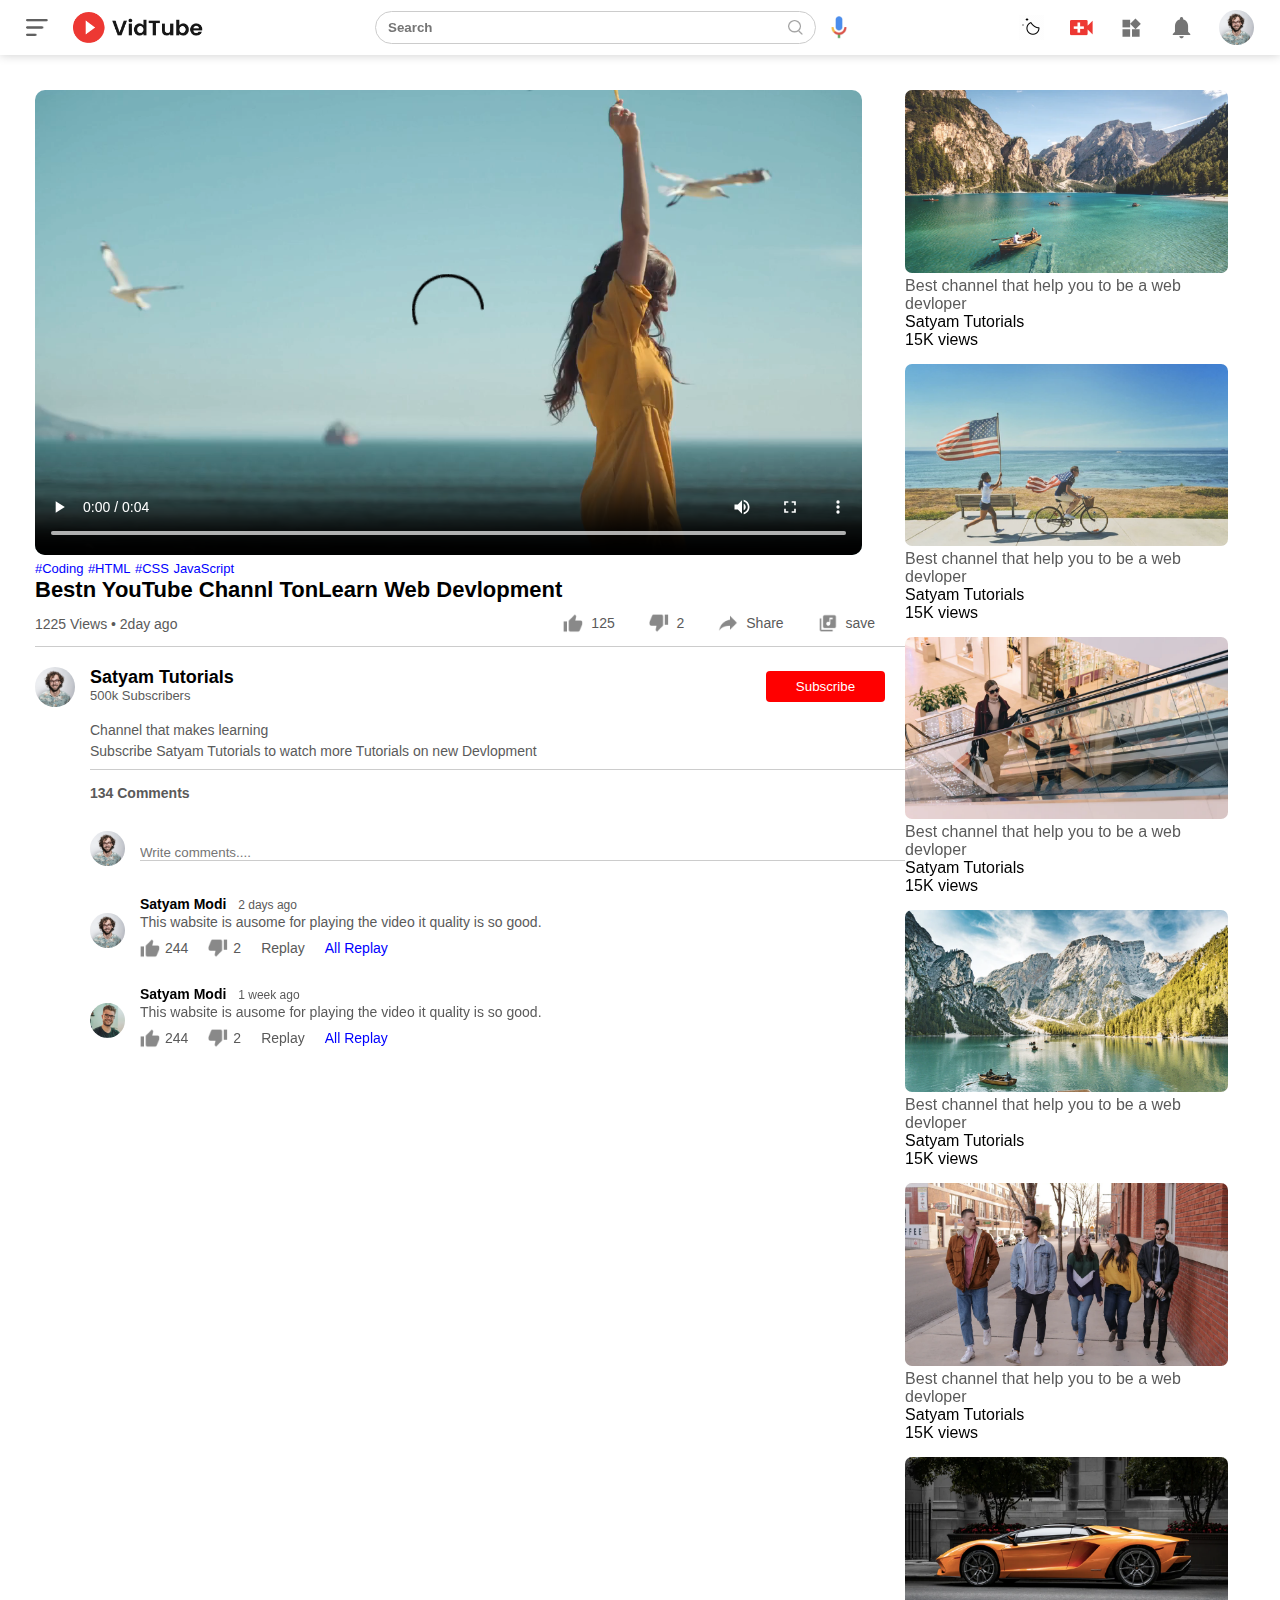
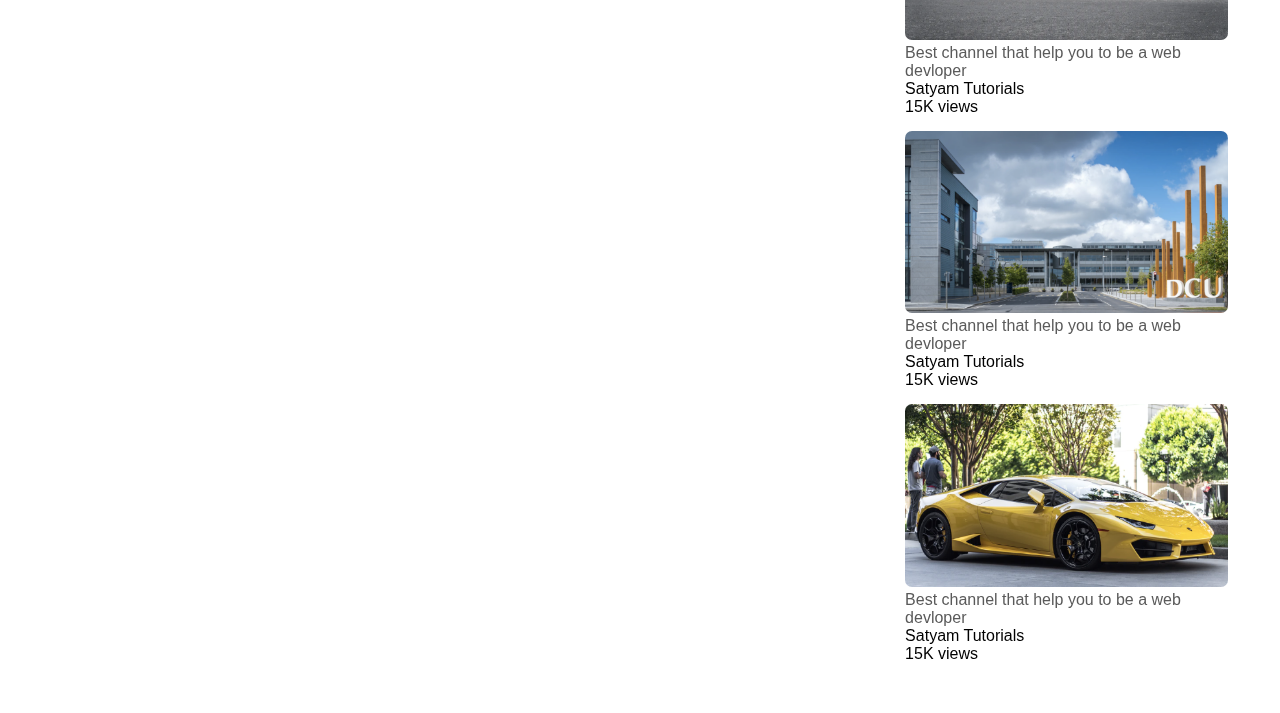
<file: play-video.html>
<!DOCTYPE html>
<html lang="en">

<head>
    <meta charset="UTF-8">
    <meta http-equiv="X-UA-Compatible" content="IE=edge">
    <meta name="viewport" content="width=device-width, initial-scale=1.0">
    <title>Play Video</title>
    <link rel="stylesheet" href="download-video.css">
</head>

<body>
    <nav>
        <div class="nav-left flex-div">
            <img src="./image/menu.png" class="menu-icon">
            <img src="./image/logo.png" class="logo">
        </div>
        <div class="nav-middle flex-div">
            <div class="search-box flex-div">
                <input type="text" placeholder="Search">
                <img src="./image/search.png" alt="">
            </div>
            <img src="./image/voice-search.png" class="mic-icone">
        </div>
        <div class="nav-right flex-div">
            <img src="./image/icons8-sun.gif" id="mode">
            <img src="./image/upload.png" alt="">
            <img src="./image/more.png" alt="">
            <img src="./image/notification.png" alt="">
            <img src="./image/Jack.png" class="user-icon" alt="">
        </div>
    </nav>


    <div class="container play-container">
        <div class="row">
            <div class="play-video">
                <video controls autoplay>
                    <!-- <source src="${videoId}" type="video/mp4"> -->
                    <source src="./image/video.mp4" type="video/mp4">
                </video>
                <!-- comment tag in play video page -->
                <div class="tags">
                    <a href="">#Coding</a>
                    <a href="">#HTML</a>
                    <a href="">#CSS</a>
                    <a href="">JavaScript</a>

                </div>
                <h3>Bestn YouTube Channl TonLearn Web Devlopment</h3>
                <div class="play-video-info">
                    <p>1225 Views &bull; 2day ago</p>
                    <div>
                        <a href=""><img src="./image/like.png">125</a>
                        <a href=""><img src="./image/dislike.png">2</a>
                        <a href=""><img src="./image/share.png">Share</a>
                        <a href=""><img src="./image/save.png">save</a>

                    </div>
                </div>
                <hr>
                <div class="plublisher">
                    <img src="./image/Jack.png">
                    <div>
                        <p>Satyam Tutorials</p>
                        <span>500k Subscribers</span>
                    </div>
                    <button type="button">Subscribe</button>
                </div>
                <div class="vid-description">
                    <p>Channel that makes learning</p>
                    <p>Subscribe Satyam Tutorials to watch more Tutorials on new Devlopment</p>
                    <hr>
                    <h4>134 Comments</h4>

                    <div class="add-comment">
                        <img src="./image/Jack.png">
                        <input type="text" placeholder="Write comments....">
                    </div>
                    <div class="old-comment">
                        <img src="./image/Jack.png">
                        <div>
                            <h3>Satyam Modi <span>2 days ago</span></h3>
                            <p>This wabsite is ausome for playing the video it quality is so good.</p>
                            <div class="acomment-action">
                                <img src="./image/like.png">
                                <span>244</span>
                                <img src="./image/dislike.png">
                                <span>2</span>
                                <span>Replay</span>
                                <a href="">All Replay</a>
                            </div>
                        </div>
                    </div>
                    <div class="old-comment">
                        <img src="./image/simon.png">
                        <div>
                            <h3>Satyam Modi <span>1 week ago</span></h3>
                            <p>This wabsite is ausome for playing the video it quality is so good.</p>
                            <div class="acomment-action">
                                <img src="./image/like.png">
                                <span>244</span>
                                <img src="./image/dislike.png">
                                <span>2</span>
                                <span>Replay</span>
                                <a href="">All Replay</a>
                            </div>
                        </div>
                    </div>
                </div>

            </div>

            <div class="right-sidebar">
                <div class="side-video-list">
                    <img src="./image/thumbnail1.png">
                    <div class="vid-info">
                        <a href="" class="small-thumbnail">Best channel that help you to be a web devloper</a>
                        <p>Satyam Tutorials</p>
                        <p>15K views</p>
                    </div>
                </div>
                <div class="side-video-list">
                    <img src="./image/thumbnail2.png">
                    <div class="vid-info">
                        <a href="" class="small-thumbnail">Best channel that help you to be a web devloper</a>
                        <p>Satyam Tutorials</p>
                        <p>15K views</p>
                    </div>
                </div>
                <div class="side-video-list">
                    <img src="./image/thumbnail3.png">
                    <div class="vid-info">
                        <a href="" class="small-thumbnail">Best channel that help you to be a web devloper</a>
                        <p>Satyam Tutorials</p>
                        <p>15K views</p>
                    </div>
                </div>
                <div class="side-video-list">
                    <img src="./image/thumbnail4.png">
                    <div class="vid-info">
                        <a href="" class="small-thumbnail">Best channel that help you to be a web devloper</a>
                        <p>Satyam Tutorials</p>
                        <p>15K views</p>
                    </div>
                </div>
                <div class="side-video-list">
                    <img src="./image/thumbnail5.png">
                    <div class="vid-info">
                        <a href="" class="small-thumbnail">Best channel that help you to be a web devloper</a>
                        <p>Satyam Tutorials</p>
                        <p>15K views</p>
                    </div>
                </div>
                <div class="side-video-list">
                    <img src="./image/thumbnail6.png">
                    <div class="vid-info">
                        <a href="" class="small-thumbnail">Best channel that help you to be a web devloper</a>
                        <p>Satyam Tutorials</p>
                        <p>15K views</p>
                    </div>
                </div>
                <div class="side-video-list">
                    <img src="./image/thumbnail7.png">
                    <div class="vid-info">
                        <a href="" class="small-thumbnail">Best channel that help you to be a web devloper</a>
                        <p>Satyam Tutorials</p>
                        <p>15K views</p>
                    </div>
                </div>
                <div class="side-video-list">
                    <img src="./image/thumbnail8.png">
                    <div class="vid-info">
                        <a href="" class="small-thumbnail">Best channel that help you to be a web devloper</a>
                        <p>Satyam Tutorials</p>
                        <p>15K views</p>
                    </div>
                </div>
            </div>


        </div>
    </div>
    <script src="video.js"></script>

</body>

</html>
</file>
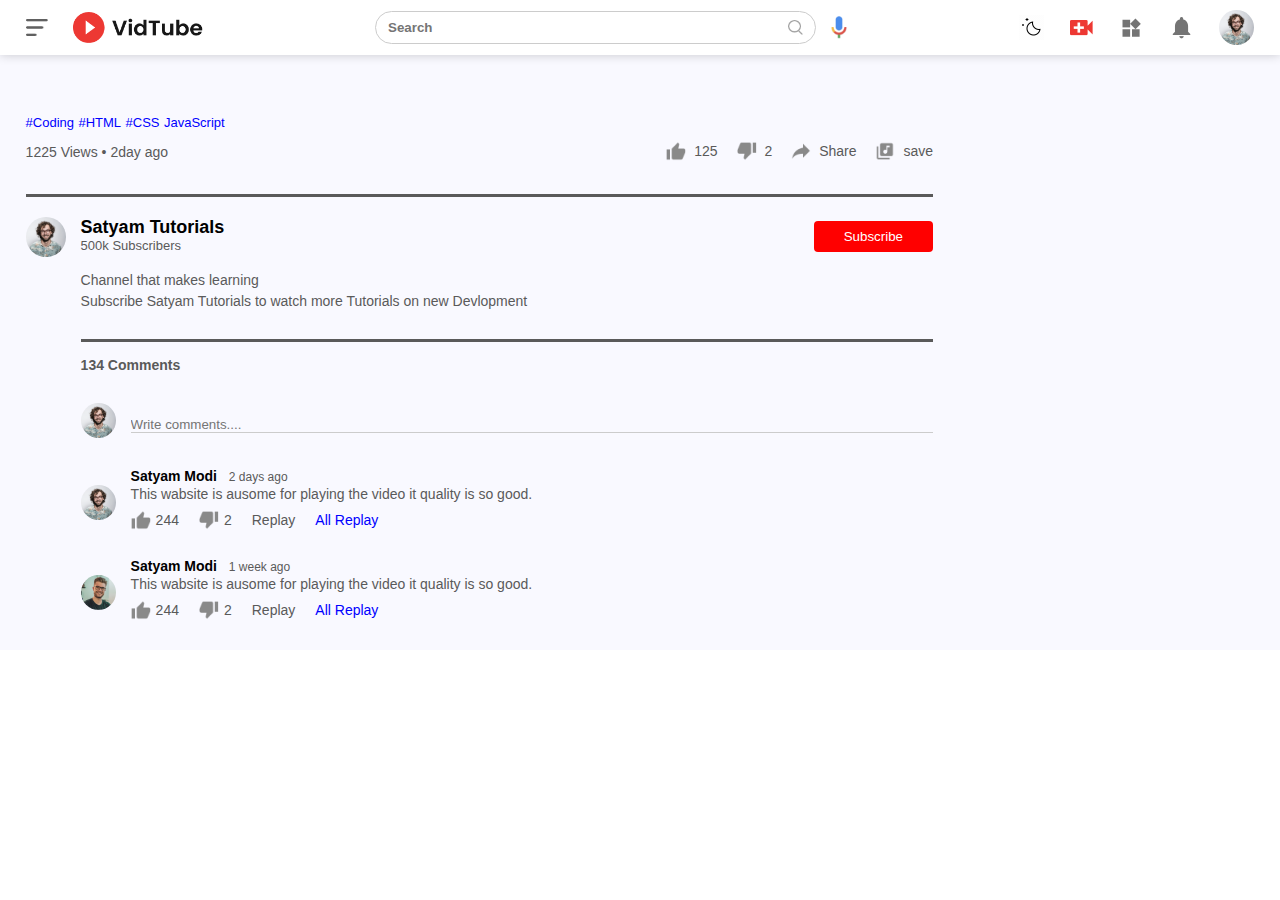
<file: video.html>
<!DOCTYPE html>
<html lang="en">

<head>
    <meta charset="UTF-8">
    <meta http-equiv="X-UA-Compatible" content="IE=edge">
    <meta name="viewport" content="width=device-width, initial-scale=1.0">
    <title>play video</title>
    <link rel="stylesheet" href="style.css">
   
</head>

<body>
    <nav id="nav">
        <div class="nav-left flex-div">
            <img src="./image/menu.png" class="menu-icon">
            <img src="./image/logo.png" class="logo">
        </div>
        <div class="nav-middle flex-div">
            <div class="search-box flex-div" id="form">
                <input type="text" placeholder="Search" id="query" oninput="search()">
                <img src="./image/search.png" id="search-btn">
            </div>
            <img src="./image/voice-search.png" class="mic-icone">
        </div>
        <div class="nav-right flex-div">
            <img src="./image/icons8-sun.gif" id="mode">
            <img src="./image/upload.png" alt="">
            <img src="./image/more.png" alt="">
            <img src="./image/notification.png" alt="">
            <img src="./image/Jack.png" class="user-icon" alt="">
        </div>
    </nav>

    <!-- play video main container -->
    <div class="container play-container" id="container">
        <div class="row">
            <div class="play-video">
                <div class="paly-top">
                    <div class="all-play">
                        <div id="play">
                        </div>
                        <div id="distitle"></div>
                        <div class="tags">
                            <a href="">#Coding</a>
                            <a href="">#HTML</a>
                            <a href="">#CSS</a>
                            <a href="">JavaScript</a>
        
                        </div>
                        <!-- <h3>Bestn YouTube Channl TonLearn Web Devlopment</h3> -->
                        <h3 id="clanelname"></h3>
                        <div class="play-video-info">
                            <p>1225 Views &bull; 2day ago</p>
                            <div>
                                <a href=""><img src="./image/like.png">125</a>
                                <a href=""><img src="./image/dislike.png">2</a>
                                <a href=""><img src="./image/share.png">Share</a>
                                <a href=""><img src="./image/save.png">save</a>
        
                            </div>
                        </div>
                        <hr>
                        <div class="plublisher">
                            <img src="./image/Jack.png">
                            <div>
                                <p>Satyam Tutorials</p>
                                <span>500k Subscribers</span>
                            </div>
                            <button type="button">Subscribe</button>
                        </div>
                        <div class="vid-description">
                            <p>Channel that makes learning</p>
                            <p>Subscribe Satyam Tutorials to watch more Tutorials on new Devlopment</p>
                            <hr>
                            <h4>134 Comments</h4>
        
                            <div class="add-comment">
                                <img src="./image/Jack.png">
                                <input type="text" placeholder="Write comments....">
                            </div>
                            <div class="old-comment">
                                <img src="./image/Jack.png">
                                <div>
                                    <h3>Satyam Modi <span>2 days ago</span></h3>
                                    <p>This wabsite is ausome for playing the video it quality is so good.</p>
                                    <div class="acomment-action">
                                        <img src="./image/like.png">
                                        <span>244</span>
                                        <img src="./image/dislike.png">
                                        <span>2</span>
                                        <span>Replay</span>
                                        <a href="">All Replay</a>
                                    </div>
                                </div>
                            </div>
                            <div class="old-comment">
                                <img src="./image/simon.png">
                                <div>
                                    <h3>Satyam Modi <span>1 week ago</span></h3>
                                    <p>This wabsite is ausome for playing the video it quality is so good.</p>
                                    <div class="acomment-action">
                                        <img src="./image/like.png">
                                        <span>244</span>
                                        <img src="./image/dislike.png">
                                        <span>2</span>
                                        <span>Replay</span>
                                        <a href="">All Replay</a>
                                    </div>
                                </div>
                            </div>
                        </div>
                    </div>
                    <div class="right-slidebar" id="right-sidebar">
                    </div>
                </div>
                
            </div>
            
            <!-- <div class="right-sidebar">
                <div class="side-video-list">
                    <img src="./image/thumbnail1.png">
                    <div class="vid-info">
                        <a href="" class="small-thumbnail">Best channel that help you to be a web devloper</a>
                        <p>Satyam Tutorials</p>
                        <p>15K views</p>
                    </div>
                </div>
                <div class="side-video-list">
                    <img src="./image/thumbnail2.png">
                    <div class="vid-info">
                        <a href="" class="small-thumbnail">Best channel that help you to be a web devloper</a>
                        <p>Satyam Tutorials</p>
                        <p>15K views</p>
                    </div>
                </div>
                <div class="side-video-list">
                    <img src="./image/thumbnail3.png">
                    <div class="vid-info">
                        <a href="" class="small-thumbnail">Best channel that help you to be a web devloper</a>
                        <p>Satyam Tutorials</p>
                        <p>15K views</p>
                    </div>
                </div>
                <div class="side-video-list">
                    <img src="./image/thumbnail4.png">
                    <div class="vid-info">
                        <a href="" class="small-thumbnail">Best channel that help you to be a web devloper</a>
                        <p>Satyam Tutorials</p>
                        <p>15K views</p>
                    </div>
                </div>
                <div class="side-video-list">
                    <img src="./image/thumbnail5.png">
                    <div class="vid-info">
                        <a href="" class="small-thumbnail">Best channel that help you to be a web devloper</a>
                        <p>Satyam Tutorials</p>
                        <p>15K views</p>
                    </div>
                </div>
                <div class="side-video-list">
                    <img src="./image/thumbnail6.png">
                    <div class="vid-info">
                        <a href="" class="small-thumbnail">Best channel that help you to be a web devloper</a>
                        <p>Satyam Tutorials</p>
                        <p>15K views</p>
                    </div>
                </div>
                <div class="side-video-list">
                    <img src="./image/thumbnail7.png">
                    <div class="vid-info">
                        <a href="" class="small-thumbnail">Best channel that help you to be a web devloper</a>
                        <p>Satyam Tutorials</p>
                        <p>15K views</p>
                    </div>
                </div>
                <div class="side-video-list">
                    <img src="./image/thumbnail8.png">
                    <div class="vid-info">
                        <a href="" class="small-thumbnail">Best channel that help you to be a web devloper</a>
                        <p>Satyam Tutorials</p>
                        <p>15K views</p>
                    </div>
                </div>
            </div> -->
        </div>
    </div>
</body>
<script src="./video.js"></script>

</html>
</file>
<file: download-video.css>
*{
    margin: 0;
    padding: 0;
    box-sizing: border-box;
    font-family: 'poppins', sans-serif;
}


a{
    text-decoration: none;
    color: #5a5a5a;
}
img{
    cursor: pointer;
}
.flex-div{
    display: flex;
    align-items: center;
}
nav{
    display: flex;
    padding: 10px 2%;
    justify-content: space-between;
    box-shadow: 0 0 10px rgba(0, 0, 0, 0.2);
    background: #fff;
    position: sticky;
    top: 0;
    z-index: 10;
}
.nav-right img{
    width: 25px;
    margin-right: 25px;

}
.nav-right .user-icon{
    width: 35px;
    border-radius: 50%;
    margin-right: 0;
}
.nav-left .menu-icon{
    width: 22px;
    margin-right: 25px;

}
.nav-left .logo{
    width: 130px;

}
.nav-middle .mic-icone{
    width: 16px;

}
.nav-middle .search-box{
    border: 1px solid #ccc;
    margin-right: 15px;
    padding: 8px 12px;
    border-radius: 25px;
} 
.nav-middle .search-box input{
    width: 400px;
    border: 0;
    outline: 0;
    background: transparent;
    color: #002B5B;
    font-weight: 600;
}
.nav-middle .search-box img{
    width: 15px;
}

@media (max-width:900px){
    .nav-right img{
        display: none;
    }
    .nav-right #mode{
        display: block;
    }
    .nav-right .user-icon{
        display: block;
        width: 30px;

    }
    .nav-middle .search-box input{
        width: 100px;
    }
    .nav-middle .mic-icone{
        display: none;
    }
    .logo{
        width: 90px;
    }
    .button{
        display: none;
    }
    .banner{
        margin-top: 0;
    }
}

/* nav bar close */
.row{
    margin: 35px;
    display: flex;
    justify-content: space-between;
}
.play-video video{
    width: 95%;
    border-radius: 10px;

}
.side-video-list{
    margin-bottom: 15px;
}
.side-video-list img{
    width: 95%;
    border-radius: 7px;
}

/* video discription */
.play-video .tags a{
    color: #0000ff;
    font-size: 13px;
}
.play-video h3{
    font-weight: 600;
    font-size: 22px;
}
.play-video .play-video-info{
    display: flex;
    align-items: center;
    justify-content: space-between;
    flex-wrap: wrap;
    margin-top: 10px;
    font-size: 14px;
    color: #5a5a5a;

}
.play-video .play-video-info a img{
    width: 20px;
    margin-right: 8px;
}
.play-video .play-video-info a{
    display: inline-flex;
    align-items: center;
    margin-right: 30px;
} 
.play-video hr{
    border: 0;
    height: 1px;
    background: #ccc;
    margin: 10px 0;
}
.plublisher{
    display: flex;
    align-items: center;
    margin-top: 20px;
    margin-right: 20px;

}
.plublisher div{
    flex: 1;
    line-height: 18px;
}
.plublisher img{
    width: 40px;
    border-radius: 50%;
    margin-right: 15px;
}
.plublisher div p{
    color: #000;
    font-weight: 600;
    font-size: 18px;
}
.plublisher div span{
    font-size: 13px;
    color: #5a5a5a;
}
.plublisher button{
    background-color: red;
    color: #fff;
    padding: 8px 30px;
    border: 0;
    outline: 0;
    border-radius: 4px;
    cursor: pointer;
}
.vid-description{
    padding-left: 55px;
    margin: 15px 0;

}
.vid-description p{
    font-size: 14px;
    margin-bottom: 5px;
    color: #5a5a5a;
}
.vid-description h4{
    font-size: 14px;
    color: #5a5a5a;
    margin-top: 15px;
}
.add-comment{
    display: flex;
    align-items: center;
    margin: 30px 0;
}
.add-comment img{
    width: 35px;
    border-radius: 50%;
    margin-right: 15px;
}
.add-comment input{
    border: 0;
    outline: 0;
    border-bottom: 1px solid #ccc;
    width: 100%;
    padding-top: 10px;
    background: transparent;
}
.old-comment{
    display: flex;
    align-items: center;
    margin: 20px 0;
}
.old-comment img{
    width: 35px;
    border-radius: 50%;
    margin-right: 15px;

}
.old-comment h3{
    font-size: 14px;
    margin-bottom: 2px;

}
.old-comment h3 span{
    font-size: 12px;
    color: #5a5a5a;
    font-weight: 500;
    margin-left: 8px;
}
.old-comment .acomment-action{
    display: flex;
    align-items: center;
    margin: 8px 0;
    font-size: 14px;
}
.old-comment .acomment-action img{
    width: 20px;
    border-radius: 0;
    margin-right: 5px;

}
.old-comment .acomment-action span{
    margin-right: 20px;
    color: #5a5a5a;
}
.old-comment .acomment-action a{
    color: #0000ff;
}
</file>
<file: style.css>
*{
    margin: 0;
    padding: 0;
    box-sizing: border-box;
    font-family: 'poppins', sans-serif;
}


a{
    text-decoration: none;
    color: #5a5a5a;
}
img{
    cursor: pointer;
}
.flex-div{
    display: flex;
    align-items: center;
}
nav{
    display: flex;
    padding: 10px 2%;
    justify-content: space-between;
    box-shadow: 0 0 10px rgba(0, 0, 0, 0.2);
    background: #fff;
    position: sticky;
    top: 0;
    z-index: 10;
}
.nav-right img{
    width: 25px;
    margin-right: 25px;

}
.nav-right .user-icon{
    width: 35px;
    border-radius: 50%;
    margin-right: 0;
}
.nav-left .menu-icon{
    width: 22px;
    margin-right: 25px;

}
.nav-left .logo{
    width: 130px;

}
.nav-middle .mic-icone{
    width: 16px;

}
.nav-middle .search-box{
    border: 1px solid #ccc;
    margin-right: 15px;
    padding: 8px 12px;
    border-radius: 25px;
} 
.nav-middle .search-box input{
    width: 400px;
    border: 0;
    outline: 0;
    background: transparent;
    color: #002B5B;
    font-weight: 600;
}
.nav-middle .search-box img{
    width: 15px;
}
/* side bar */
::-webkit-scrollbar{
    width: 8px;
}
::-webkit-scrollbar-thumb{
    background-color: #5a5a5a;
    border-radius: 10px;
}

.sidebar{
    background: #fff;
    width: 15%;
    height: 100%;
    position: fixed;
    top: 0;
    padding-left: 2%;
    padding-top: 80px;
    display: flex;
    flex-direction: column;   
}
.scrollbox{
    overflow: auto;
    visibility: hidden;
}
.scrollbox-inner,
.scrollbox:hover{
    visibility: visible;
}


.shortcut-links a img{
    width: 20px;
    margin-right: 20px;

}
.shortcut-links a{
    display: flex;
    align-items: center;
    margin-bottom: 20px;
    width: fit-content;
    flex-wrap: wrap;
}
.shortcut-links a:first-child{
    color: red;
}
.sidebar hr{
    border: 0;
    height: 1px;
    background: #ccc;
    width: 85%;
}
.Subscriprion-links h3{
    font-size: 13px;
    margin: 20px 0;
    color: #5a5a5a;
}
.Subscriprion-links a{
    display: flex;
    align-items: center;
    margin-bottom: 20px;
    width: fit-content;
    flex-wrap: wrap;
}
.Subscriprion-links a img{
    width: 25px;
    border-radius: 50%;
    margin-right: 20px;

}
.Subscriprion-links hr{
    border: 0;
    height: 1px;
    background: #ccc;
    width: 85%;
}
.small-sidebar{
    width: 5%;

}
.small-sidebar a p{
    display: none;
}
.small-sidebar h3{
    display: none;
}
.small-sidebar hr{
    width: 50%;
    margin-bottom: 25px;
}
.Explor-links h3{
    font-size: 13px;
    margin: 20px 0;
    color: #5a5a5a;
}
.Explor-links a{
    display: flex;
    align-items: center;
    margin-bottom: 20px;
    width: fit-content;
    flex-wrap: wrap;
}
.Explor-links a img{
    width: 25px;
    border-radius: 50%;
    margin-right: 20px;

}
.morevidtube-links h3{
    font-size: 13px;
    margin: 20px 0;
    color: #5a5a5a;
}
.morevidtube-links a{
    display: flex;
    align-items: center;
    margin-bottom: 20px;
    width: fit-content;
    flex-wrap: wrap;
}
.morevidtube-links a img{
    width: 25px;
    border-radius: 50%;
    margin-right: 20px;

}
.morevidtube-links hr{
    width: 80%;
    margin-bottom: 25px;
}
.setting-links h3{
    font-size: 13px;
    margin: 20px 0;
    color: #5a5a5a;
}
.setting-links a{
    display: flex;
    align-items: center;
    margin-bottom: 20px;
    width: fit-content;
    flex-wrap: wrap;
}
.setting-links a img{
    width: 25px;
    border-radius: 50%;
    margin-right: 20px;

}
.setting-links hr{
    width: 80%;
    margin-bottom: 25px;
}
.help p{
    padding: 10px 0; 
    font-size: 14px;
    color: #5a5a5a;
}
.help span{
    font-size: 12px;
    color: #444444;
}
/* sidebar button open */
.button{
    position: sticky;
}
.items{
    display: flex;
    /* justify-content: space-between; */
    text-align: center;
}

.button a button{
    padding: 8px;
    border-radius: 5px;
    border: 1px solid #5a5a5a;
    color: #5a5a5a;
    font-weight: 600;
}
.button a .btn{
    margin-left: 8px;
}
/* sidebar button close */
/*  main  */

.container{
    background: #f9f9ff;
    padding-left: 17%;
    padding-right: 2%;
    padding-top: 40px;
    padding-bottom: 20px;
    /* display: grid;
    grid-template-columns: repeat(auto-fit, minmax(250px, 1fr)); */
    /* position: relative; */
    /* width:calc(100% - 15%); */
}
#containeronline{
    display: grid;
    /* grid-template-columns: repeat(4,1fr); */
    grid-template-columns: repeat(auto-fit, minmax(250px, 1fr));
    grid-template-rows: auto;
    gap: 30px;    
    margin-top: 20px;
}
#containeronline>div img{
    width: 100%;
    border-radius: 5px;
}
.large-container{
    padding-left: 7%;

}
.banner{
    width: 100%;
    margin-top: 30px;
}
.banner img{
    width: 100%;
    border-radius: 8px;
}
.list-container{
    display: grid;
    grid-template-columns: repeat(auto-fit, minmax(250px, 1fr));
    /* grid-template-columns: repeat(4,1fr); */
    grid-template-rows: auto;
    gap: 30px; 
    margin-top: 15px;
}
.vis-list .thumbnail{
    width: 100%;
    border-radius: 5px;

}
.vis-list .flex-div{
    align-items: flex-start;
    margin-top: 7px;
}
.vis-list .flex-div img{
    width: 35px;
    margin-right: 10px;
    border-radius: 50%;
}
.vid-info{
    color: #5a5a5a;
    font-size: 13px;

}
.vid-info a{
    color: #002B5B;
    font-weight: 600;
    display: block;
    margin-bottom: 5px;
}

@media (max-width: 900px){
    .menu-icon{
        display: none;
    }
    .sidebar{
        display: none;
    }
    .container, .large-container{
        padding-left: 5%;
        padding-right: 5%;
    }
    .nav-right img{
        display: none;
    }
    .nav-right #mode{
        display: block;
    }
    .nav-right .user-icon{
        display: block;
        width: 30px;

    }
    .nav-middle .search-box input{
        width: 100px;
    }
    .nav-middle .mic-icone{
        display: none;
    }
    .logo{
        width: 90px;
    }
    .button{
        display: none;
    }
    .banner{
        margin-top: 0;
    }
}



/* video page */

.play-container{
    padding-left: 2%;

}

.paly-top{
    display: flex;
    justify-content: space-between;
}
.all-play{
    width: 100%;
    padding-right: 2.5rem;
}
#play{
    width: 100%;
    height: 3.3%;
    /* padding-right: 2.5rem; */
}
#right-sidebar{
    width: 30%;
}
#right-sidebar img{
    width: 90%;
    /* padding-block: 15px; */
}
@media(max-width:900px){
    .paly-top{
        display: flex;
        flex-direction: column;
        justify-content: center;
    }
    .all-play{
        padding-right: 0;
    }
    #right-sidebar{
        display: grid;
        grid-template-columns: repeat(auto-fit, minmax(250px, 1fr));
        width: 100%;
        grid-template-rows: auto;
        gap: 15px; 
    }
    #play{
        width: 100%;
        height: 50vh;
    }
}


.play-video .tags a{
    color: #0000ff;
    font-size: 13px;
}
.play-video h3{
    font-weight: 600;
    font-size: 22px;
}
.play-video .play-video-info{
    display: flex;
    align-items: center;
    justify-content: space-between;
    flex-wrap: wrap;
    margin-top: 10px;
    font-size: 14px;
    color: #5a5a5a;

}
.play-video .play-video-info a img{
    width: 20px;
    margin-right: 8px;
}
.play-video .play-video-info a{
    display: inline-flex;
    align-items: center;
    margin-left: 15px;
} 
.play-video hr{
    border: 0;
    height: 1px;
    background: #ccc;
    margin: 10px 0;
}
.plublisher{
    display: flex;
    align-items: center;
    margin-top: 20px;

}
.plublisher div{
    flex: 1;
    line-height: 18px;
}
.plublisher img{
    width: 40px;
    border-radius: 50%;
    margin-right: 15px;
}
.plublisher div p{
    color: #000;
    font-weight: 600;
    font-size: 18px;
}
.plublisher div span{
    font-size: 13px;
    color: #5a5a5a;
}
.plublisher button{
    background-color: red;
    color: #fff;
    padding: 8px 30px;
    border: 0;
    outline: 0;
    border-radius: 4px;
    cursor: pointer;
}
.vid-description{
    padding-left: 55px;
    margin: 15px 0;

}
.vid-description p{
    font-size: 14px;
    margin-bottom: 5px;
    color: #5a5a5a;
}
.vid-description h4{
    font-size: 14px;
    color: #5a5a5a;
    margin-top: 15px;
}
.add-comment{
    display: flex;
    align-items: center;
    margin: 30px 0;
}
.add-comment img{
    width: 35px;
    border-radius: 50%;
    margin-right: 15px;
}
.add-comment input{
    border: 0;
    outline: 0;
    border-bottom: 1px solid #ccc;
    width: 100%;
    padding-top: 10px;
    background: transparent;
}
.old-comment{
    display: flex;
    align-items: center;
    margin: 20px 0;
}
.old-comment img{
    width: 35px;
    border-radius: 50%;
    margin-right: 15px;

}
.old-comment h3{
    font-size: 14px;
    margin-bottom: 2px;

}
.old-comment h3 span{
    font-size: 12px;
    color: #5a5a5a;
    font-weight: 500;
    margin-left: 8px;
}
.old-comment .acomment-action{
    display: flex;
    align-items: center;
    margin: 8px 0;
    font-size: 14px;
}
.old-comment .acomment-action img{
    width: 20px;
    border-radius: 0;
    margin-right: 5px;

}
.old-comment .acomment-action span{
    margin-right: 20px;
    color: #5a5a5a;
}
.old-comment .acomment-action a{
    color: #0000ff;
}

@media (max-width:900px){
    .play-video{
        flex-basis: 100%;
    }
    .right-sidebar{
        flex-basis: 100%;
    }
    .play-container{
        padding-left: 5%;
    }
    .vid-description{
        padding-left: 0;
    }
    .play-video .play-video-info a{
        margin-left: 0;
        margin-right: 15px;
        margin-top: 15px;
    }
}
.container hr{
    height: 3px;
    background-color: #5a5a5a;
    margin-top: 30px;
}

/* you tube shorts */

.short-list{
    width: 100%;
    /* border: 1px solid #000; */
}
.short{
    display: grid;
    grid-template-columns: repeat(auto-fit, minmax(150px, 1fr));
    grid-column-gap: 15px;
    grid-row-gap: 15px;
}
.short-icone{
    display: flex;
    margin-block: 25px;
    margin-left: 5px;
}

.short-icone img{
    width: 20px;
}
.short-icone h3{
    color: #002B5B;
    margin-left: 10px;
    font-size: large;
}
.short-list a img{
    width: 100%;
    height: 300px;
    border-radius: 15px;
    background-size: cover;
    overflow: hidden;
}
.short-flex-div{
    display: flex;
    justify-content: space-between;
    margin: 5px;
}
.short-flex-div a{
    font-size: 13px;
    margin-inline: 5px;
    color: #002B5B;
    font-weight: 600;
}
.short-flex-div a img{
    width: 25px;
    height: 20px;
    /* margin-top: 7px; */
}
.short-list p{
    color: #5a5a5a;
    margin-top: 10px;
    margin-left: 5px;
    font-size: 13px;
}
.colour{
    background-color: #000;
}
.textcolour{
    color: white !important;
    /* background-color: #fff; */
}
@media(max-width:900px){
    .short{
        display: flex;
        overflow: auto;
        
    }
    .short-list a img{
        height: 200px;
    }
    .short-flex-div a img{
        height: auto;
    }
}
</file>
